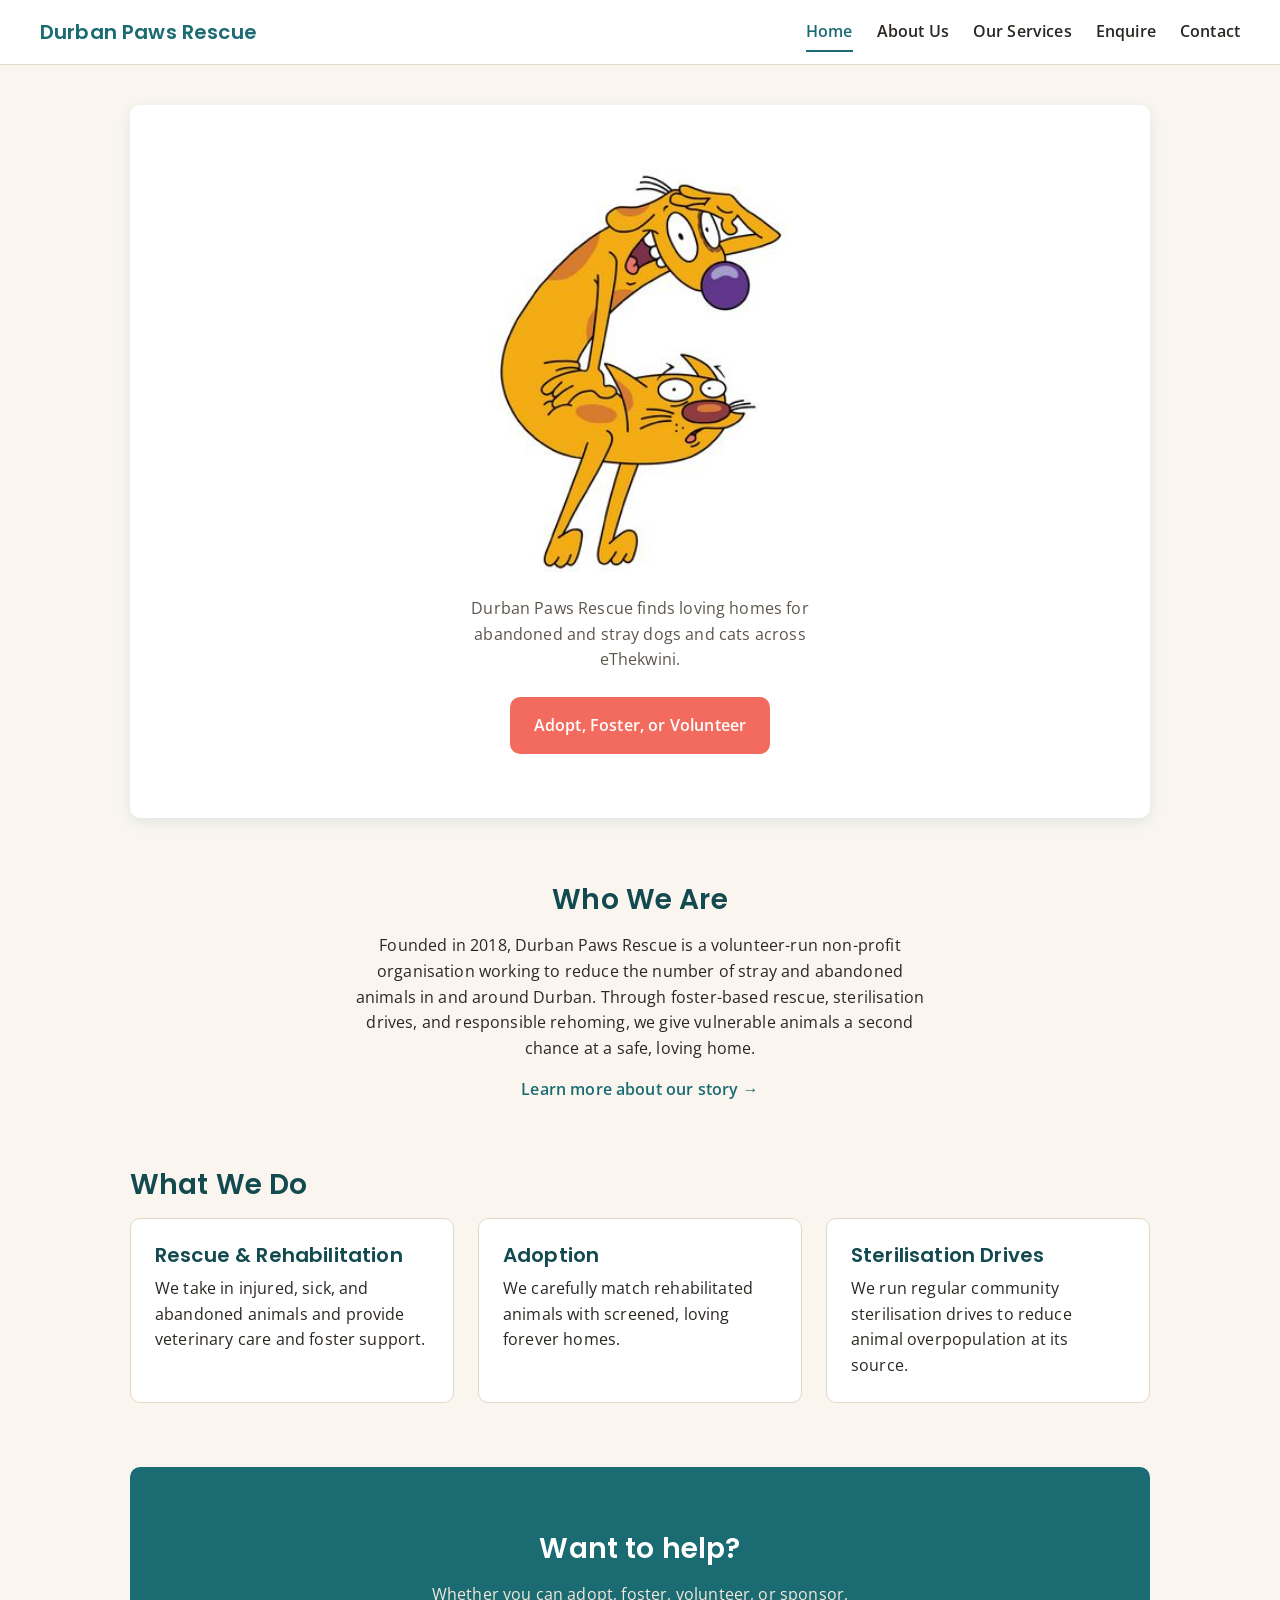
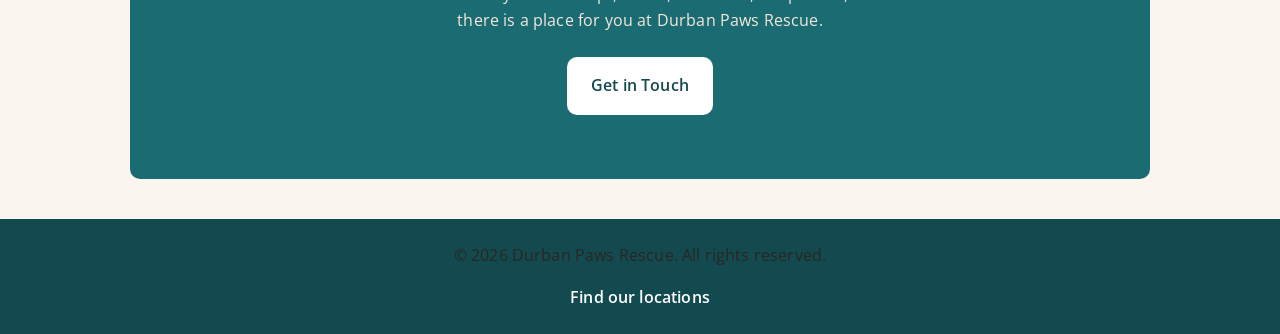
<file: durban-paws-rescue/index.html>
<!DOCTYPE html>
<html lang="en">
<head>
  <meta charset="UTF-8">
  <meta name="viewport" content="width=device-width, initial-scale=1.0">
  <title>Durban Paws Rescue | Home</title>
  <meta name="description" content="Durban Paws Rescue is a Durban-based non-profit dedicated to rescuing, rehabilitating, and rehoming abandoned and stray dogs and cats.">
  <!-- Stylesheet will be built out fully in Part 2 -->
  <link rel="preconnect" href="https://fonts.googleapis.com">
  <link rel="preconnect" href="https://fonts.gstatic.com" crossorigin>
  <link href="https://fonts.googleapis.com/css2?family=Open+Sans:wght@400;600&family=Poppins:wght@600&display=swap" rel="stylesheet">
  <link rel="stylesheet" href="css/style.css">
</head>
<body>

  <!-- Site header with logo/name and primary navigation -->
  <header>
    <div class="logo">
      <a href="index.html">Durban Paws Rescue</a>
    </div>
    <nav>
      <ul>
        <li><a href="index.html" aria-current="page">Home</a></li>
        <li><a href="about.html">About Us</a></li>
        <li><a href="services.html">Our Services</a></li>
        <li><a href="enquiry.html">Enquire</a></li>
        <li><a href="contact.html">Contact</a></li>
      </ul>
    </nav>
  </header>

  <main>

    <!-- Hero section: main introduction and primary call to action -->
    <section class="hero">
      <img src="images/hero-dog-cat.jpg" alt="A rescued dog and cat resting together at the Durban Paws Rescue shelter" class="center-image" style="width: 300px; height: auto;">
      <p>Durban Paws Rescue finds loving homes for abandoned and stray dogs and cats across eThekwini.</p>
      <a href="enquiry.html" class="cta-button">Adopt, Foster, or Volunteer</a>
    </section>

    <!-- Brief introduction to the organisation -->
    <section class="intro">
      <h2>Who We Are</h2>
      <p>
        Founded in 2018, Durban Paws Rescue is a volunteer-run non-profit organisation working to
        reduce the number of stray and abandoned animals in and around Durban. Through foster-based
        rescue, sterilisation drives, and responsible rehoming, we give vulnerable animals a second
        chance at a safe, loving home.
      </p>
      <a href="about.html">Learn more about our story &rarr;</a>
    </section>

    <!-- Highlights of the three core programmes, expanded on the Services page -->
    <section class="highlights">
      <h2>What We Do</h2>
      <ul>
        <li>
          <h3>Rescue &amp; Rehabilitation</h3>
          <p>We take in injured, sick, and abandoned animals and provide veterinary care and foster support.</p>
        </li>
        <li>
          <h3>Adoption</h3>
          <p>We carefully match rehabilitated animals with screened, loving forever homes.</p>
        </li>
        <li>
          <h3>Sterilisation Drives</h3>
          <p>We run regular community sterilisation drives to reduce animal overpopulation at its source.</p>
        </li>
      </ul>
    </section>

    <!-- Secondary call to action repeated near the bottom of the page -->
    <section class="cta-repeat">
      <h2>Want to help?</h2>
      <p>Whether you can adopt, foster, volunteer, or sponsor, there is a place for you at Durban Paws Rescue.</p>
      <a href="enquiry.html" class="cta-button">Get in Touch</a>
    </section>

  </main>

  <!-- Site footer with contact snippet and secondary links -->
  <footer>
    <p>&copy; 2026 Durban Paws Rescue. All rights reserved.</p>
    <p><a href="contact.html">Find our locations</a></p>
  </footer>

  <script src="js/script.js"></script>
</body>
</html>
</file>
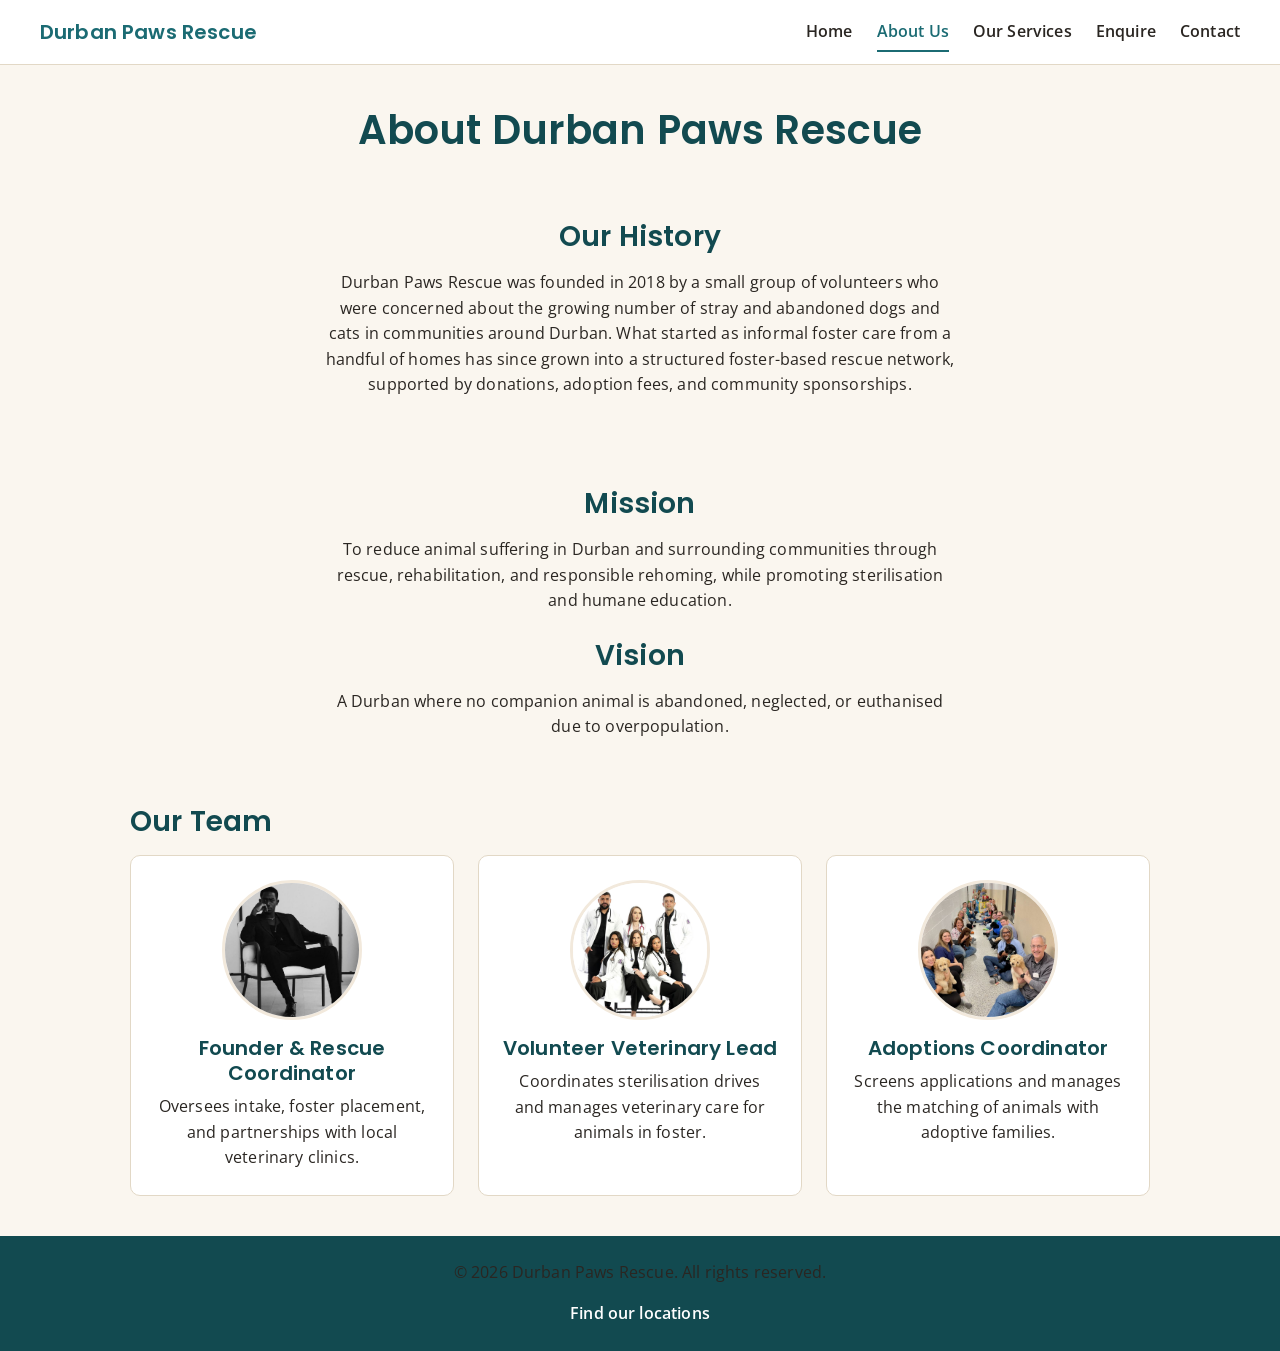
<file: durban-paws-rescue/about.html>
<!DOCTYPE html>
<html lang="en">
<head>
  <meta charset="UTF-8">
  <meta name="viewport" content="width=device-width, initial-scale=1.0">
  <title>About Us | Durban Paws Rescue</title>
  <meta name="description" content="Learn about Durban Paws Rescue's history, mission, vision, and the volunteer team behind our animal rescue work.">
  <link rel="preconnect" href="https://fonts.googleapis.com">
  <link rel="preconnect" href="https://fonts.gstatic.com" crossorigin>
  <link href="https://fonts.googleapis.com/css2?family=Open+Sans:wght@400;600&family=Poppins:wght@600&display=swap" rel="stylesheet">
  <link rel="stylesheet" href="css/style.css">
</head>
<body>

  <header>
    <div class="logo">
      <a href="index.html">Durban Paws Rescue</a>
    </div>
    <nav>
      <ul>
        <li><a href="index.html">Home</a></li>
        <li><a href="about.html" aria-current="page">About Us</a></li>
        <li><a href="services.html">Our Services</a></li>
        <li><a href="enquiry.html">Enquire</a></li>
        <li><a href="contact.html">Contact</a></li>
      </ul>
    </nav>
  </header>

  <main>

    <h1>About Durban Paws Rescue</h1>

    <!-- Organisation history -->
    <section class="history">
      <h2>Our History</h2>
      <p>
        Durban Paws Rescue was founded in 2018 by a small group of volunteers who were concerned
        about the growing number of stray and abandoned dogs and cats in communities around Durban.
        What started as informal foster care from a handful of homes has since grown into a
        structured foster-based rescue network, supported by donations, adoption fees, and
        community sponsorships.
      </p>
    </section>

    <!-- Mission and vision statements -->
    <section class="mission-vision">
      <h2>Mission</h2>
      <p>To reduce animal suffering in Durban and surrounding communities through rescue, rehabilitation, and responsible rehoming, while promoting sterilisation and humane education.</p>

      <h2>Vision</h2>
      <p>A Durban where no companion animal is abandoned, neglected, or euthanised due to overpopulation.</p>
    </section>

    <!-- Volunteer team members -->
    <section class="team">
      <h2>Our Team</h2>
      <ul>
        <li>
          <img src="images/team-founder.jpg" alt="Portrait of the Durban Paws Rescue founder">
          <h3>Founder &amp; Rescue Coordinator</h3>
          <p>Oversees intake, foster placement, and partnerships with local veterinary clinics.</p>
        </li>
        <li>
          <img src="images/team-vet.jpg" alt="Portrait of the volunteer veterinary lead">
          <h3>Volunteer Veterinary Lead</h3>
          <p>Coordinates sterilisation drives and manages veterinary care for animals in foster.</p>
        </li>
        <li>
          <img src="images/team-adoptions.jpg" alt="Portrait of the adoptions coordinator">
          <h3>Adoptions Coordinator</h3>
          <p>Screens applications and manages the matching of animals with adoptive families.</p>
        </li>
      </ul>
    </section>

  </main>

  <footer>
    <p>&copy; 2026 Durban Paws Rescue. All rights reserved.</p>
    <p><a href="contact.html">Find our locations</a></p>
  </footer>

  <script src="js/script.js"></script>
</body>
</html>
</file>
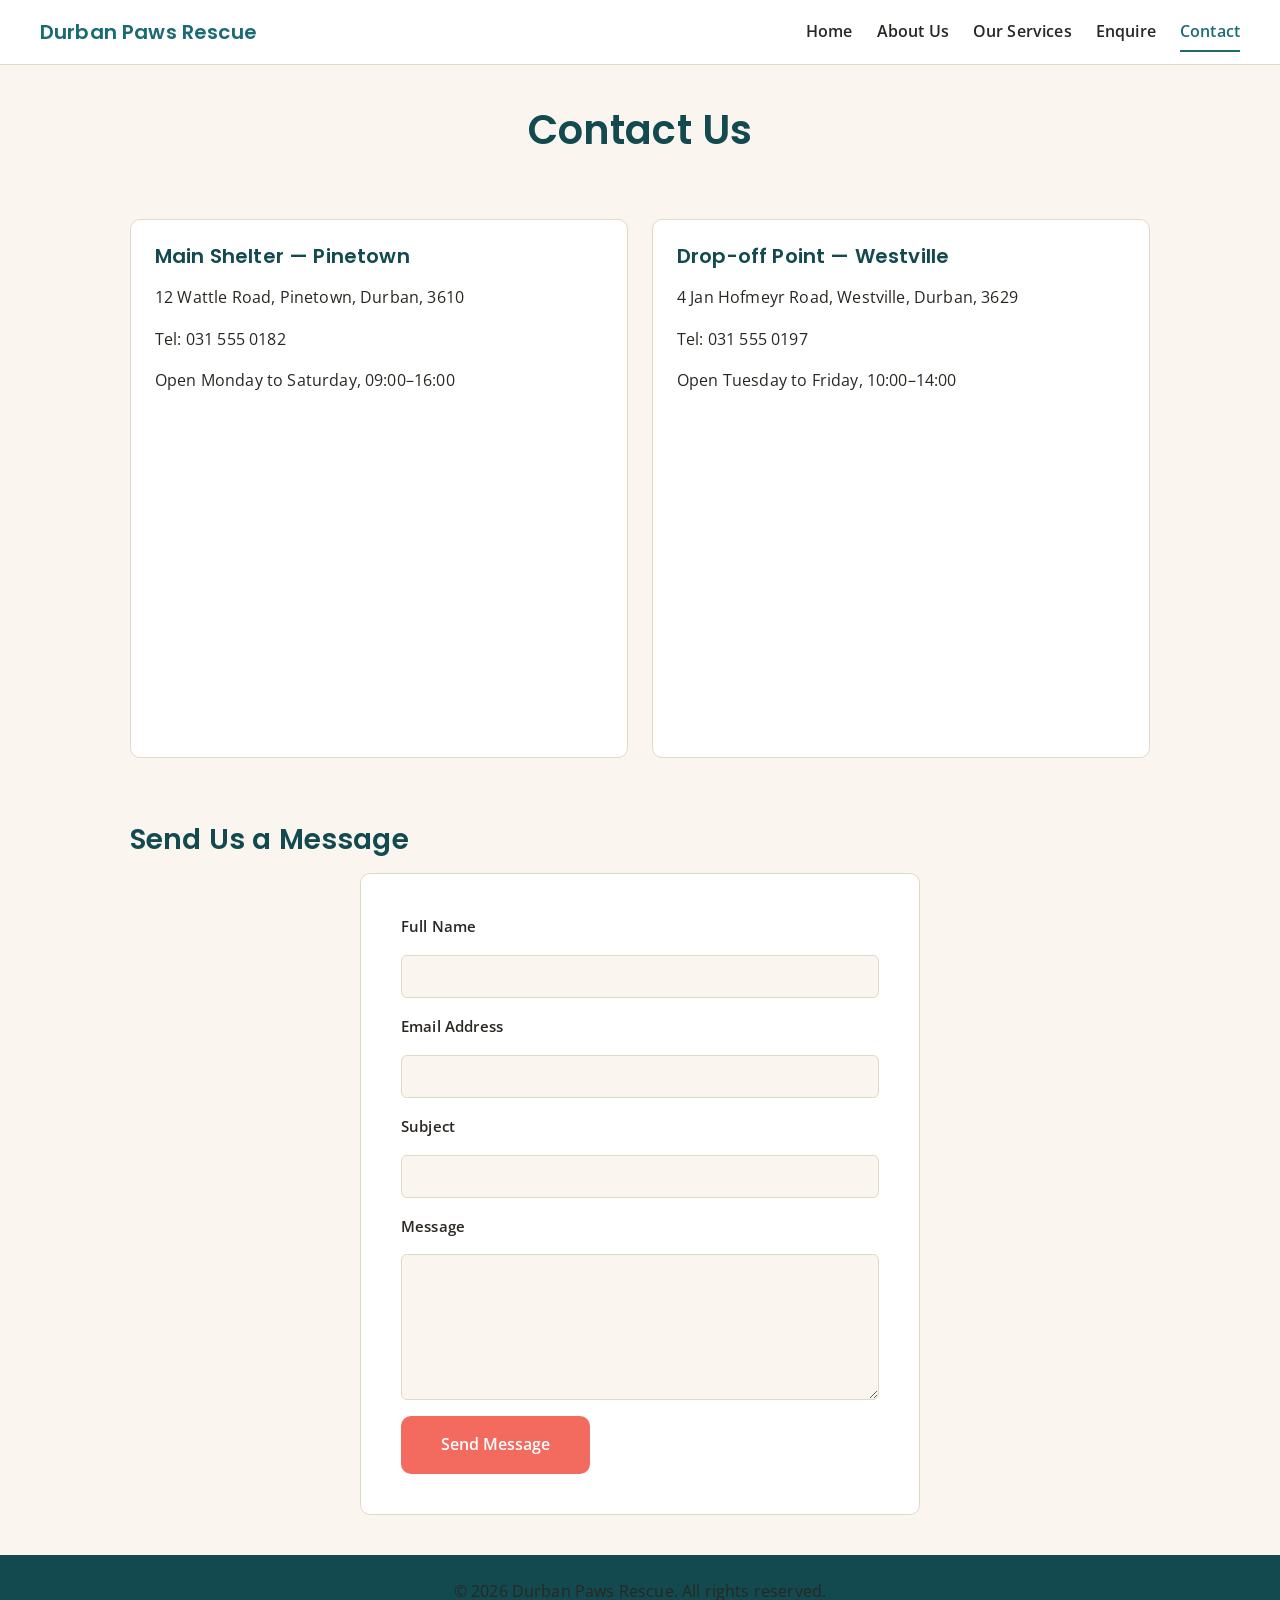
<file: durban-paws-rescue/contact.html>
<!DOCTYPE html>
<html lang="en">
<head>
  <meta charset="UTF-8">
  <meta name="viewport" content="width=device-width, initial-scale=1.0">
  <title>Contact Us | Durban Paws Rescue</title>
  <meta name="description" content="Contact Durban Paws Rescue: find our shelter and drop-off point locations, and send us a message.">
  <link rel="preconnect" href="https://fonts.googleapis.com">
  <link rel="preconnect" href="https://fonts.gstatic.com" crossorigin>
  <link href="https://fonts.googleapis.com/css2?family=Open+Sans:wght@400;600&family=Poppins:wght@600&display=swap" rel="stylesheet">
  <link rel="stylesheet" href="css/style.css">
</head>
<body>

  <header>
    <div class="logo">
      <a href="index.html">Durban Paws Rescue</a>
    </div>
    <nav>
      <ul>
        <li><a href="index.html">Home</a></li>
        <li><a href="about.html">About Us</a></li>
        <li><a href="services.html">Our Services</a></li>
        <li><a href="enquiry.html">Enquire</a></li>
        <li><a href="contact.html" aria-current="page">Contact</a></li>
      </ul>
    </nav>
  </header>

  <main>

    <h1>Contact Us</h1>

    <!-- Two locations as required for the contact page -->
    <section class="locations">

      <article class="location">
        <h2>Main Shelter — Pinetown</h2>
        <p>12 Wattle Road, Pinetown, Durban, 3610</p>
        <p>Tel: 031 555 0182</p>
        <p>Open Monday to Saturday, 09:00–16:00</p>
        <iframe
          title="Map showing Durban Paws Rescue main shelter in Pinetown"
          src="https://www.google.com/maps?q=Pinetown,Durban&output=embed"
          width="100%" height="300" style="border:0;" loading="lazy">
        </iframe>
      </article>

      <article class="location">
        <h2>Drop-off Point — Westville</h2>
        <p>4 Jan Hofmeyr Road, Westville, Durban, 3629</p>
        <p>Tel: 031 555 0197</p>
        <p>Open Tuesday to Friday, 10:00–14:00</p>
        <iframe
          title="Map showing Durban Paws Rescue drop-off point in Westville"
          src="https://www.google.com/maps?q=Westville,Durban&output=embed"
          width="100%" height="300" style="border:0;" loading="lazy">
        </iframe>
      </article>

    </section>

    <!-- General contact form -->
    <section class="contact-form">
      <h2>Send Us a Message</h2>
      <form action="#" method="post" id="contact-form">

        <label for="c-full-name">Full Name</label>
        <input type="text" id="c-full-name" name="full-name" required>

        <label for="c-email">Email Address</label>
        <input type="email" id="c-email" name="email" required>

        <label for="c-subject">Subject</label>
        <input type="text" id="c-subject" name="subject" required>

        <label for="c-message">Message</label>
        <textarea id="c-message" name="message" rows="5" required></textarea>

        <button type="submit">Send Message</button>

      </form>
    </section>

  </main>

  <footer>
    <p>&copy; 2026 Durban Paws Rescue. All rights reserved.</p>
  </footer>

  <script src="js/script.js"></script>
</body>
</html>
</file>
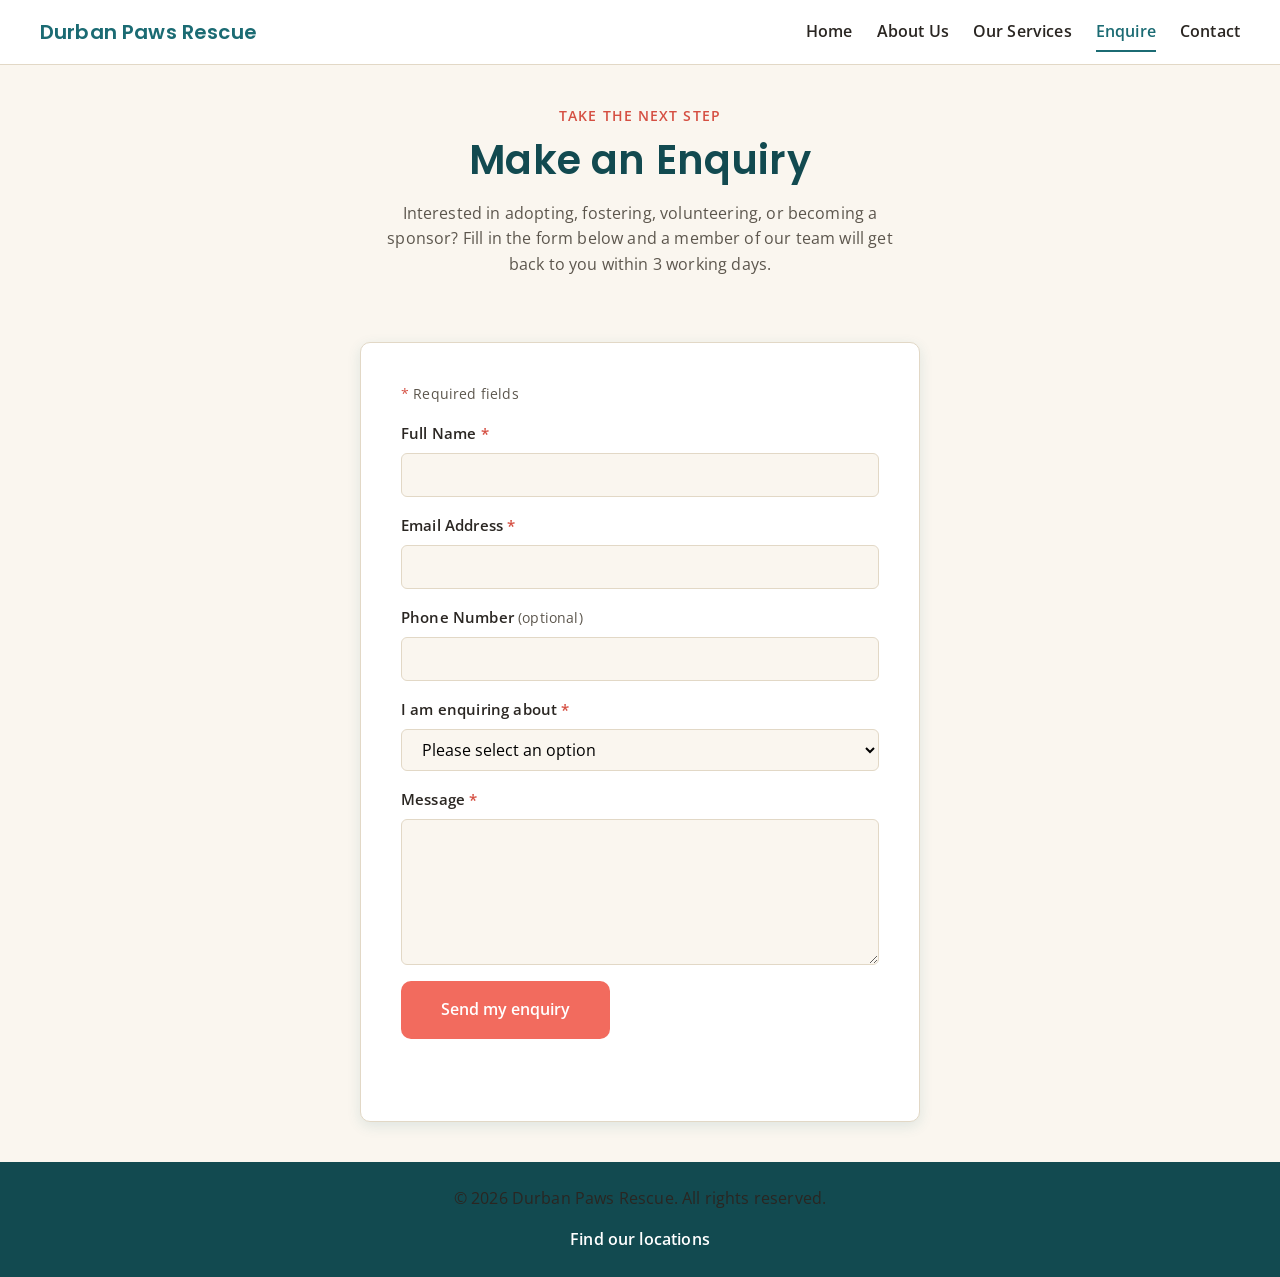
<file: durban-paws-rescue/enquiry.html>
<!DOCTYPE html>
<html lang="en">
<head>
  <meta charset="UTF-8">
  <meta name="viewport" content="width=device-width, initial-scale=1.0">
  <title>Enquire | Durban Paws Rescue</title>
  <meta name="description" content="Enquire about adopting, fostering, volunteering, or sponsoring Durban Paws Rescue.">
  <link rel="preconnect" href="https://fonts.googleapis.com">
  <link rel="preconnect" href="https://fonts.gstatic.com" crossorigin>
  <link href="https://fonts.googleapis.com/css2?family=Open+Sans:wght@400;600&family=Poppins:wght@600&display=swap" rel="stylesheet">
  <link rel="stylesheet" href="css/style.css">
</head>
<body class="enquiry-page-background">

  <header>
    <div class="logo">
      <a href="index.html">Durban Paws Rescue</a>
    </div>
    <nav>
      <ul>
        <li><a href="index.html">Home</a></li>
        <li><a href="about.html">About Us</a></li>
        <li><a href="services.html">Our Services</a></li>
        <li><a href="enquiry.html" aria-current="page">Enquire</a></li>
        <li><a href="contact.html">Contact</a></li>
      </ul>
    </nav>
  </header>

  <main class="enquiry-page">

    <section class="enquiry-intro" aria-labelledby="enquiry-heading">
      <p class="eyebrow">Take the next step</p>
      <h1 id="enquiry-heading">Make an Enquiry</h1>
      <p>
        Interested in adopting, fostering, volunteering, or becoming a sponsor? Fill in the form
        below and a member of our team will get back to you within 3 working days.
      </p>
    </section>

    <form action="#" method="post" id="enquiry-form" aria-describedby="form-note">
      <p class="form-note" id="form-note"><span aria-hidden="true">*</span> Required fields</p>

      <div class="form-field">
        <label for="full-name">Full Name <span aria-hidden="true">*</span></label>
        <input type="text" id="full-name" name="full-name" autocomplete="name" required>
      </div>

      <div class="form-field">
        <label for="email">Email Address <span aria-hidden="true">*</span></label>
        <input type="email" id="email" name="email" autocomplete="email" required>
      </div>

      <div class="form-field">
        <label for="phone">Phone Number <span class="optional">(optional)</span></label>
        <input type="tel" id="phone" name="phone" autocomplete="tel">
      </div>

      <div class="form-field">
        <label for="enquiry-type">I am enquiring about <span aria-hidden="true">*</span></label>
        <select id="enquiry-type" name="enquiry-type" required>
          <option value="">Please select an option</option>
          <option value="adoption">Adoption</option>
          <option value="fostering">Fostering</option>
          <option value="volunteering">Volunteering</option>
          <option value="sponsorship">Becoming a Sponsor</option>
          <option value="other">Other</option>
        </select>
      </div>

      <div class="form-field">
        <label for="message">Message <span aria-hidden="true">*</span></label>
        <textarea id="message" name="message" rows="5" required></textarea>
      </div>

      <button type="submit">Send my enquiry</button>
      <p class="form-status" id="form-status" role="status" aria-live="polite"></p>

    </form>

  </main>

  <footer>
    <p>&copy; 2026 Durban Paws Rescue. All rights reserved.</p>
    <p><a href="contact.html">Find our locations</a></p>
  </footer>

  <script src="js/script.js"></script>
</body>
</html>
</file>
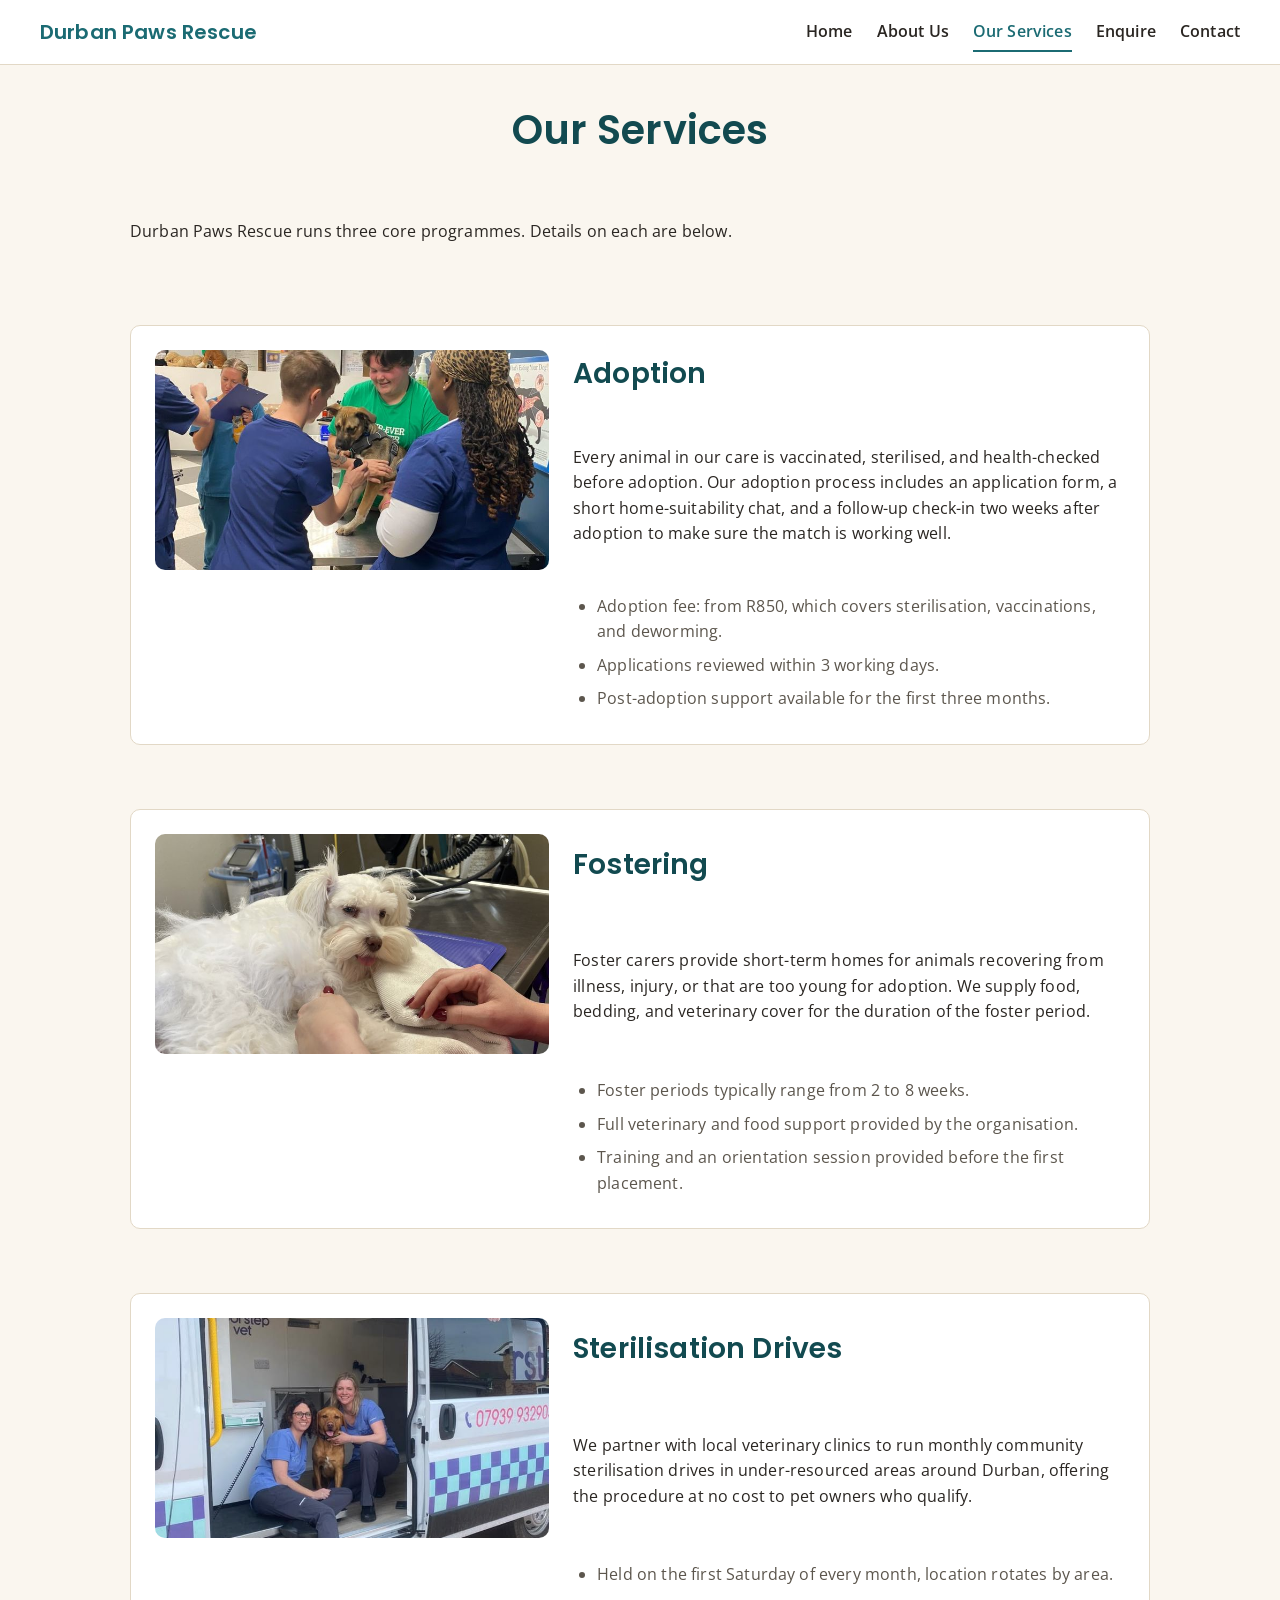
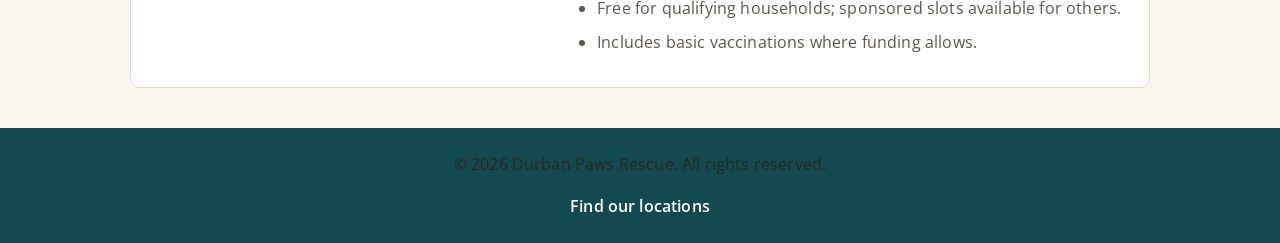
<file: durban-paws-rescue/services.html>
<!DOCTYPE html>
<html lang="en">
<head>
  <meta charset="UTF-8">
  <meta name="viewport" content="width=device-width, initial-scale=1.0">
  <title>Our Services | Durban Paws Rescue</title>
  <meta name="description" content="Explore Durban Paws Rescue's adoption, fostering, and sterilisation programmes.">
  <link rel="preconnect" href="https://fonts.googleapis.com">
  <link rel="preconnect" href="https://fonts.gstatic.com" crossorigin>
  <link href="https://fonts.googleapis.com/css2?family=Open+Sans:wght@400;600&family=Poppins:wght@600&display=swap" rel="stylesheet">
  <link rel="stylesheet" href="css/style.css">
</head>
<body>

  <header>
    <div class="logo">
      <a href="index.html">Durban Paws Rescue</a>
    </div>
    <nav>
      <ul>
        <li><a href="index.html">Home</a></li>
        <li><a href="about.html">About Us</a></li>
        <li><a href="services.html" aria-current="page">Our Services</a></li>
        <li><a href="enquiry.html">Enquire</a></li>
        <li><a href="contact.html">Contact</a></li>
      </ul>
    </nav>
  </header>

  <main>

    <h1>Our Services</h1>
    <p>Durban Paws Rescue runs three core programmes. Details on each are below.</p>

    <!-- Adoption programme -->
    <section class="service">
      <h2>Adoption</h2>
      <img src="images/service-adoption.jpg" alt="A family meeting a rescue dog at the shelter">
      <p>
        Every animal in our care is vaccinated, sterilised, and health-checked before adoption.
        Our adoption process includes an application form, a short home-suitability chat, and a
        follow-up check-in two weeks after adoption to make sure the match is working well.
      </p>
      <ul>
        <li>Adoption fee: from R850, which covers sterilisation, vaccinations, and deworming.</li>
        <li>Applications reviewed within 3 working days.</li>
        <li>Post-adoption support available for the first three months.</li>
      </ul>
    </section>

    <!-- Fostering programme -->
    <section class="service">
      <h2>Fostering</h2>
      <img src="images/service-fostering.jpg" alt="A foster carer bottle-feeding a rescued kitten at home">
      <p>
        Foster carers provide short-term homes for animals recovering from illness, injury, or that
        are too young for adoption. We supply food, bedding, and veterinary cover for the duration
        of the foster period.
      </p>
      <ul>
        <li>Foster periods typically range from 2 to 8 weeks.</li>
        <li>Full veterinary and food support provided by the organisation.</li>
        <li>Training and an orientation session provided before the first placement.</li>
      </ul>
    </section>

    <!-- Sterilisation programme -->
    <section class="service">
      <h2>Sterilisation Drives</h2>
      <img src="images/service-sterilisation.jpg" alt="Volunteers running a community sterilisation drive">
      <p>
        We partner with local veterinary clinics to run monthly community sterilisation drives in
        under-resourced areas around Durban, offering the procedure at no cost to pet owners who
        qualify.
      </p>
      <ul>
        <li>Held on the first Saturday of every month, location rotates by area.</li>
        <li>Free for qualifying households; sponsored slots available for others.</li>
        <li>Includes basic vaccinations where funding allows.</li>
      </ul>
    </section>

  </main>

  <footer>
    <p>&copy; 2026 Durban Paws Rescue. All rights reserved.</p>
    <p><a href="contact.html">Find our locations</a></p>
  </footer>

  <script src="js/script.js"></script>
</body>
</html>
</file>
<file: durban-paws-rescue/css/style.css>
/* 1. CSS reset / base style  */

*,
*::before,
*::after {
  box-sizing: border-box;
  margin: 0;
  padding: 0;
}

html {
  scroll-behavior: smooth;
}

img {
  display: block;
  max-width: 100%;
  height: auto;
}

ul {
  list-style: none;
}

a {
  color: inherit;
  text-decoration: none;
}

button {
  font: inherit;
  cursor: pointer;
}

/* 2. Custom properties (design tokens) */

:root {
  /* Colour scheme, matched to the Part 1 project proposal */
  --color-teal: #1b6b73;
  --color-teal-dark: #124a50;
  --color-sand: #f2e9dc;
  --color-sand-light: #faf6ef;
  --color-coral: #f26b5e;
  --color-coral-dark: #d54f42;
  --color-text: #2a2622;
  --color-text-muted: #5c564d;
  --color-white: #ffffff;
  --color-border: #e2d8c6;

  /* Typography scale */
  --font-heading: "Poppins", "Segoe UI", Arial, sans-serif;
  --font-body: "Open Sans", "Segoe UI", Arial, sans-serif;
  --step-0: 1rem;
  --step-1: 1.25rem;
  --step-2: 1.75rem;
  --step-3: 2.5rem;

  /* Spacing scale, used for padding/margin/gap throughout */
  --space-xs: 0.5rem;
  --space-sm: 1rem;
  --space-md: 1.5rem;
  --space-lg: 2.5rem;
  --space-xl: 4rem;

  /* Layout */
  --max-width: 1100px;
  --radius: 10px;
  --shadow: 0 4px 14px rgba(27, 107, 115, 0.12);
}

/* 3. Typography */
body {
  font-family: var(--font-body);
  font-size: var(--step-0);
  line-height: 1.6;
  letter-spacing: 0.01em;
  color: var(--color-text);
  background-color: var(--color-sand-light);
}

.enquiry-page-background {
  background-color: var(--color-sand-light);
}

h1,
h2,
h3 {
  font-family: var(--font-heading);
  font-weight: 600;
  line-height: 1.25;
  color: var(--color-teal-dark);
}

h1 {
  font-size: var(--step-3);
}

h2 {
  font-size: var(--step-2);
  margin-bottom: var(--space-sm);
}

h3 {
  font-size: var(--step-1);
  margin-bottom: var(--space-xs);
}

p {
  margin-bottom: var(--space-sm);
  color: var(--color-text);
}

p:last-child {
  margin-bottom: 0;
}

/* 4. Header and navigation  */
header {
  display: flex;
  justify-content: space-between;
  align-items: center;
  flex-wrap: wrap;
  gap: var(--space-sm);
  padding: var(--space-sm) var(--space-lg);
  background-color: var(--color-white);
  border-bottom: 1px solid var(--color-border);
  position: sticky;
  top: 0;
  z-index: 10;
}

.logo a {
  font-family: var(--font-heading);
  font-weight: 600;
  font-size: var(--step-1);
  color: var(--color-teal);
}

nav ul {
  display: flex;
  gap: var(--space-md);
}

nav a {
  font-weight: 600;
  padding: var(--space-xs) 0;
  border-bottom: 2px solid transparent;
  transition: border-color 0.2s ease, color 0.2s ease;
}

nav a:hover,
nav a:focus-visible {
  color: var(--color-coral);
  border-bottom-color: var(--color-coral);
}

nav a[aria-current="page"] {
  color: var(--color-teal);
  border-bottom-color: var(--color-teal);
}

/* 5. Buttons and links  */
main {
  max-width: var(--max-width);
  margin: 0 auto;
  padding: var(--space-lg);
  display: flex;
  flex-direction: column;
  gap: var(--space-xl);
}

.cta-button {
  display: inline-block;
  background-color: var(--color-coral);
  color: var(--color-white);
  font-weight: 600;
  padding: var(--space-sm) var(--space-md);
  border-radius: var(--radius);
  transition: background-color 0.2s ease, transform 0.15s ease;
}

.cta-button:hover,
.cta-button:focus-visible {
  background-color: var(--color-coral-dark);
  transform: translateY(-2px);
}

.cta-button:active {
  transform: translateY(0);
}

.intro a {
  color: var(--color-teal);
  font-weight: 600;
  border-bottom: 1px solid transparent;
  transition: border-color 0.2s ease;
}

.intro a:hover,
.intro a:focus-visible {
  border-bottom-color: var(--color-teal);
}

/* 6. Homepage sections */
.hero {
  text-align: center;
  background-color: var(--color-white);
  border-radius: var(--radius);
  padding: var(--space-xl) var(--space-lg);
  box-shadow: var(--shadow);
}

.hero img {
  display: block;
  margin-left: auto;
  margin-right: auto;
  width: 100%;
  max-height: 420px;
  object-fit: cover;
  border-radius: var(--radius);
  margin-bottom: var(--space-md);
}

.hero h1 {
  margin-bottom: var(--space-sm);
}

.hero p {
  max-width: 45ch;
  margin-inline: auto;
  margin-bottom: var(--space-md);
  color: var(--color-text-muted);
}

.intro {
  text-align: center;
  max-width: 65ch;
  margin-inline: auto;
}

.highlights ul {
  display: grid;
  grid-template-columns: repeat(3, 1fr);
  gap: var(--space-md);
}

.highlights li {
  background-color: var(--color-white);
  border: 1px solid var(--color-border);
  border-radius: var(--radius);
  padding: var(--space-md);
  transition: box-shadow 0.2s ease, transform 0.2s ease;
}

.highlights li:hover {
  box-shadow: var(--shadow);
  transform: translateY(-4px);
}

.cta-repeat {
  text-align: center;
  background-color: var(--color-teal);
  color: var(--color-white);
  border-radius: var(--radius);
  padding: var(--space-xl) var(--space-lg);
}

.cta-repeat h2 {
  color: var(--color-white);
}

.cta-repeat p {
  color: var(--color-sand);
  max-width: 50ch;
  margin-inline: auto;
  margin-bottom: var(--space-md);
}

.cta-repeat .cta-button {
  background-color: var(--color-white);
  color: var(--color-teal-dark);
}

.cta-repeat .cta-button:hover,
.cta-repeat .cta-button:focus-visible {
  background-color: var(--color-sand);
}

/* 7. About page sections */
main > h1 {
  text-align: center;
}

.history,
.mission-vision {
  max-width: 70ch;
  margin-inline: auto;
  text-align: center;
}

.mission-vision h2 {
  margin-top: var(--space-md);
}

.team ul {
  display: grid;
  grid-template-columns: repeat(3, 1fr);
  gap: var(--space-md);
}

.team li {
  background-color: var(--color-white);
  border: 1px solid var(--color-border);
  border-radius: var(--radius);
  padding: var(--space-md);
  text-align: center;
}

.team img {
  width: 140px;
  height: 140px;
  object-fit: cover;
  border-radius: 50%;
  margin: 0 auto var(--space-sm);
  border: 3px solid var(--color-sand);
}

/* 8. Services page sections */
.service {
  display: grid;
  grid-template-columns: 1fr 1.4fr;
  gap: var(--space-md);
  align-items: center;
  background-color: var(--color-white);
  border: 1px solid var(--color-border);
  border-radius: var(--radius);
  padding: var(--space-md);
}

.service img {
  width: 100%;
  height: 220px;
  object-fit: cover;
  border-radius: var(--radius);
  grid-row: 1 / 3;
}

.service h2 {
  grid-column: 2;
}

.service p,
.service ul {
  grid-column: 2;
}

.service ul {
  list-style: disc;
  padding-left: var(--space-md);
  color: var(--color-text-muted);
}

.service ul li {
  margin-bottom: var(--space-xs);
}

/* 9. Forms (enquiry and contact pages) */
.enquiry-intro {
  max-width: 60ch;
  margin-inline: auto;
  text-align: center;
}

.enquiry-intro h1 {
  margin-bottom: var(--space-sm);
}

.enquiry-intro > p:last-child {
  color: var(--color-text-muted);
}

.eyebrow {
  margin-bottom: var(--space-xs);
  color: var(--color-coral-dark);
  font-size: 0.85rem;
  font-weight: 600;
  letter-spacing: 0.08em;
  text-transform: uppercase;
}

.enquiry-page form {
  width: 100%;
  box-shadow: var(--shadow);
}

form {
  max-width: 560px;
  margin-inline: auto;
  display: flex;
  flex-direction: column;
  gap: var(--space-sm);
  background-color: var(--color-white);
  border: 1px solid var(--color-border);
  border-radius: var(--radius);
  padding: var(--space-lg);
}

form label {
  font-weight: 600;
  font-size: 0.95rem;
}

.form-field {
  display: flex;
  flex-direction: column;
  gap: var(--space-xs);
}

.form-field label span[aria-hidden="true"],
.form-note span[aria-hidden="true"] {
  color: var(--color-coral-dark);
}

.optional,
.form-note {
  color: var(--color-text-muted);
  font-size: 0.875rem;
  font-weight: 400;
}

.form-note {
  margin-bottom: 0;
}

form input,
form select,
form textarea {
  width: 100%;
  font: inherit;
  padding: var(--space-xs) var(--space-sm);
  border: 1px solid var(--color-border);
  border-radius: 6px;
  background-color: var(--color-sand-light);
  transition: border-color 0.2s ease, box-shadow 0.2s ease;
}

form input:focus,
form select:focus,
form textarea:focus {
  outline: none;
  border-color: var(--color-teal);
  box-shadow: 0 0 0 3px rgba(27, 107, 115, 0.15);
}

form textarea {
  resize: vertical;
  min-height: 120px;
}

form button {
  align-self: flex-start;
  background-color: var(--color-coral);
  color: var(--color-white);
  font-weight: 600;
  border: none;
  padding: var(--space-sm) var(--space-lg);
  border-radius: var(--radius);
  transition: background-color 0.2s ease, transform 0.15s ease;
}

form button:hover,
form button:focus-visible {
  background-color: var(--color-coral-dark);
  transform: translateY(-2px);
}

form button:active {
  transform: translateY(0);
}

.form-status {
  min-height: 1.6em;
  margin-bottom: 0;
  color: var(--color-teal-dark);
  font-weight: 600;
}

.form-status.is-error {
  color: var(--color-coral-dark);
}

/* 10. Contact locations and map */
.locations {
  display: grid;
  grid-template-columns: repeat(2, 1fr);
  gap: var(--space-md);
}

.location {
  background-color: var(--color-white);
  border: 1px solid var(--color-border);
  border-radius: var(--radius);
  padding: var(--space-md);
}

.location h2 {
  font-size: var(--step-1);
}

.location iframe {
  width: 100%;
  border-radius: var(--radius);
  margin-top: var(--space-sm);
}

/* 11. Footer */
footer {
  text-align: center;
  padding: var(--space-md);
  background-color: var(--color-teal-dark);
  color: var(--color-sand);
}

footer a {
  font-weight: 600;
  color: var(--color-white);
  border-bottom: 1px solid transparent;
  transition: border-color 0.2s ease;
}

footer a:hover,
footer a:focus-visible {
  border-bottom-color: var(--color-white);
}

/* 12. Responsive breakpoints */

/* Tablet */
@media (max-width: 1024px) {
  main {
    padding: var(--space-md);
    gap: var(--space-lg);
  }

  .highlights ul,
  .team ul {
    grid-template-columns: repeat(2, 1fr);
  }

  .service {
    grid-template-columns: 1fr;
  }

  .service img {
    grid-row: auto;
    height: 200px;
  }

  .service h2,
  .service p,
  .service ul {
    grid-column: auto;
  }

  .locations {
    grid-template-columns: 1fr;
  }
}

/* Mobile */
@media (max-width: 600px) {
  header {
    flex-direction: column;
    align-items: flex-start;
    padding: var(--space-sm) var(--space-md);
  }

  nav ul {
    flex-direction: column;
    gap: var(--space-xs);
    width: 100%;
  }

  main {
    padding: var(--space-sm);
    gap: var(--space-lg);
  }

  h1 {
    font-size: var(--step-2);
  }

  h2 {
    font-size: var(--step-1);
  }

  .hero {
    padding: var(--space-lg) var(--space-sm);
  }

  .highlights ul,
  .team ul {
    grid-template-columns: 1fr;
  }

  form {
    padding: var(--space-md);
  }

  .enquiry-intro {
    text-align: left;
  }

  form button {
    width: 100%;
  }
}
</file>
